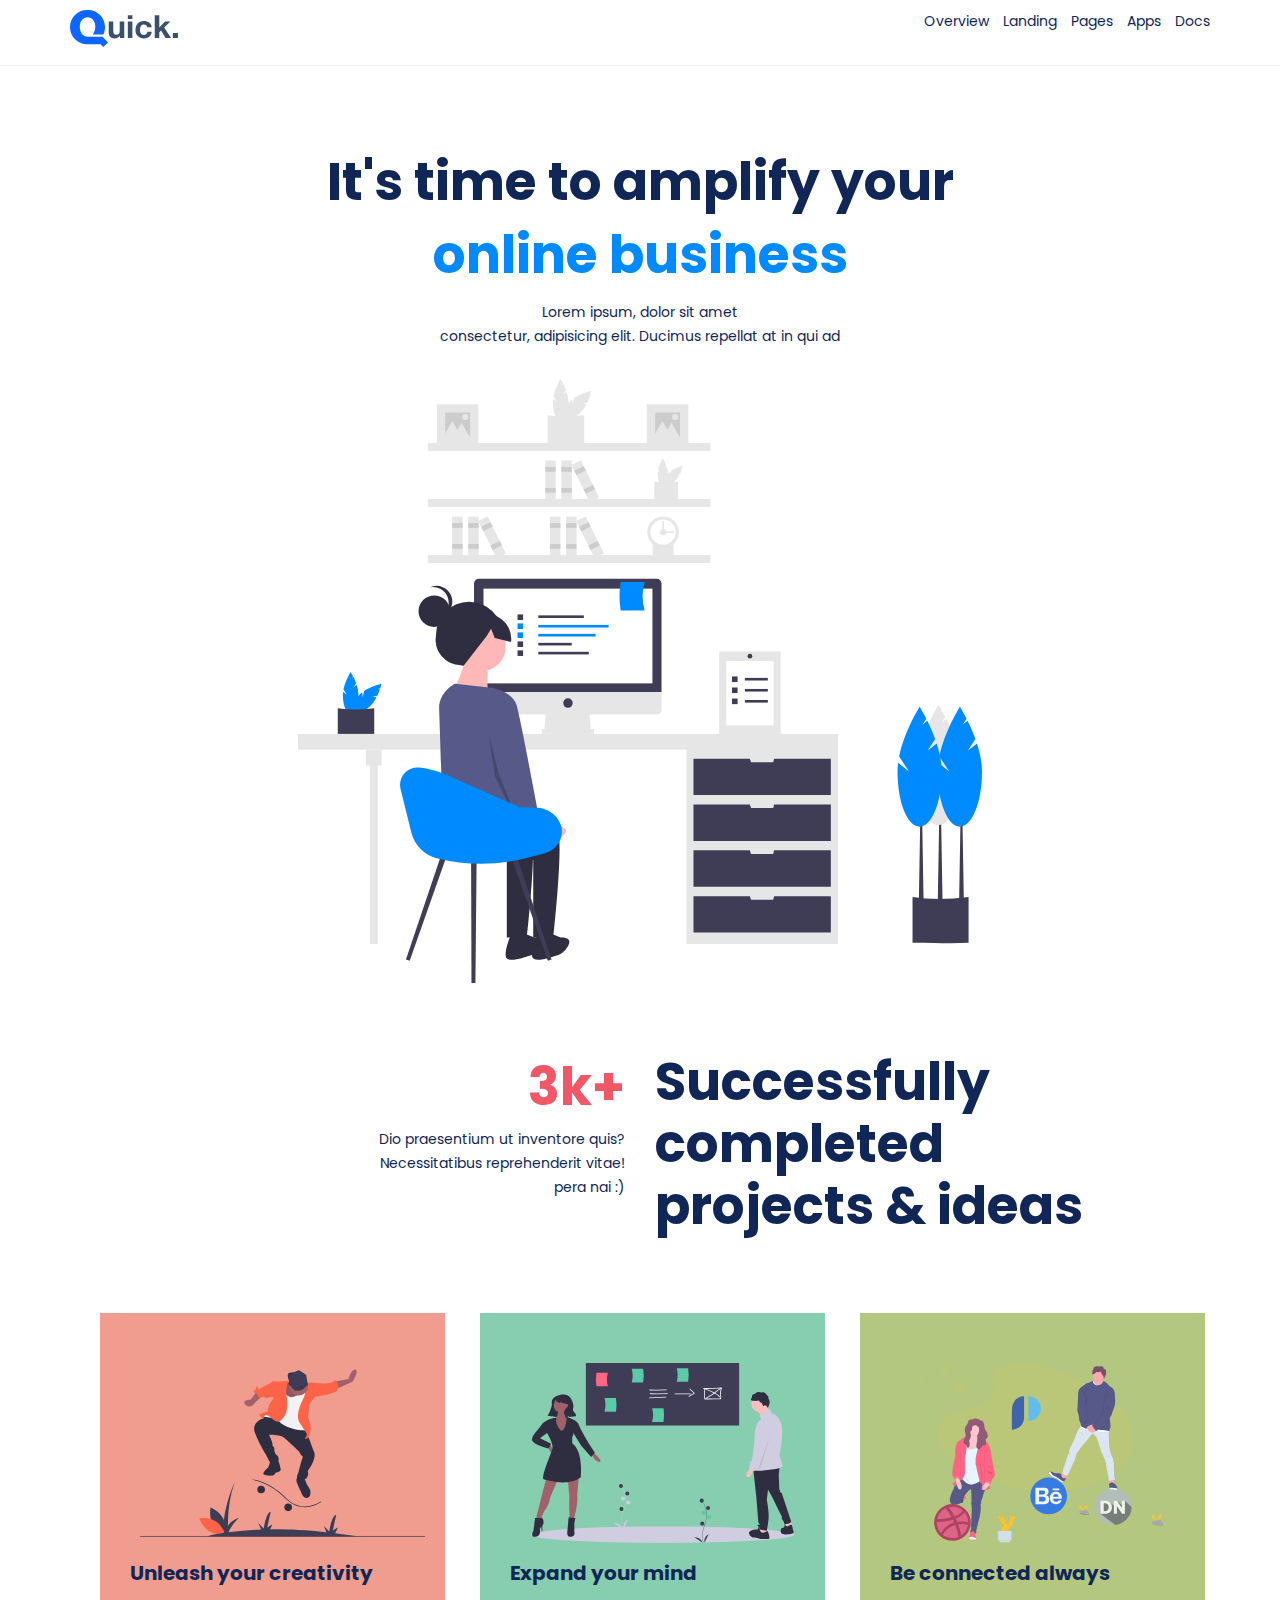
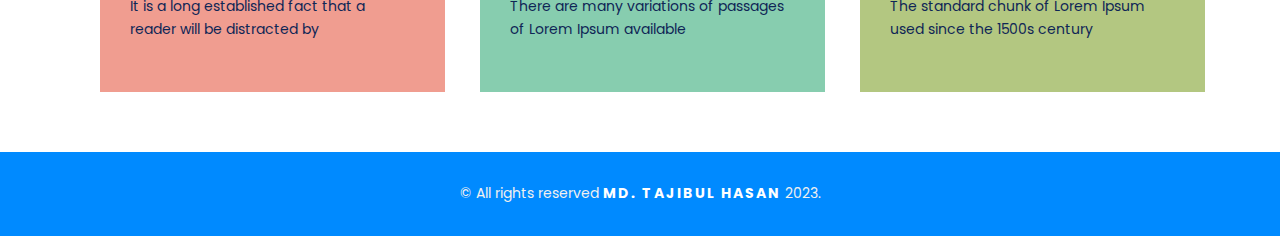
<file: index.html>
<!DOCTYPE html>
<html lang="en">
	<head>
		<meta charset="UTF-8">
		<meta name="viewport" content="width=device-width, initial-scale=1.0">
		<title>Quick | Home</title>
		<!-- style.css linking here -->
		<link rel="stylesheet" href="css/style.css">

		<!-- responsive.css linking here -->
		<link rel="stylesheet" href="css/responsive.css">


		<link href="https://fonts.googleapis.com/css2?family=Poppins:wght@100;200;300;400;500;600;700;800;900&display=swap" rel="stylesheet">
	</head>
	<body>
		<!-- start -->
		<header class="header">
			<div class="container">
				<div class="row">
					<div class="col-6">
						<a href="index.html" class="logo">
							<img src="images/dark.svg" alt="logo">
						</a>
					</div>
					<div class="col-6">
						<ul class="navbar">
							<li>
								<a href="index.html">overview</a>
							</li>
							<li>
								<a href="#">landing</a>
							</li>
							<li>
								<a href="#">pages</a>
							</li>
							<li>
								<a href="apps.html">apps</a>
							</li>
							<li>
								<a href="#">docs</a>
							</li>
						</ul>
					</div>
				</div>
			</div>
		</header>
		<!-- end -->
		<!-- start -->
		<section class="banner">
			<div class="container">
				<div class="row">
					<div class="col-12">
						<h1>It's time to amplify your<br> <span>online business</span></h1>
						<p>Lorem ipsum, dolor sit amet  <br>
						consectetur, adipisicing elit. Ducimus repellat at in qui ad </p>
						<img src="images/illustration-1.svg" alt="logo2" class="banner-img">
					</div>
				</div>
			</div>
		</section>
		<!-- end -->
		<!-- start -->
		<section class="successfull">
			<div class="container">
				<div class="row">
					<div class="col-6">
						<div class="left-box">
							<h1>3k+</h1>
							<p> Dio praesentium ut inventore quis? <br> Necessitatibus reprehenderit vitae! <br>pera nai :)</p>
						</div>
					</div>
					<div class="col-6">
						<div class="right-box">
							<h1>Successfully <br> completed <br>projects & ideas</h1>
						</div>
					</div>
				</div>
			</div>
		</section>
		<!-- end -->
		<!-- start -->
		<section class="features">
			<div class="container">
				<div class="row">
					<div class="col-4">
						<div class="inner-feature cl1">
							<img src="images/illustration-5.svg" alt="">
							<h4>Unleash your creativity</h4>
							<p>It is a long established fact that a reader will be distracted by </p>
						</div>
					</div>
					<div class="col-4">
						<div class="inner-feature cl2">
							<img src="images/illustration-6.svg" alt="">
							<h4>Expand your mind</h4>
							<p>There are many variations of passages of Lorem Ipsum available</p>
						</div>
					</div>
					<div class="col-4">
						<div class="inner-feature cl3">
							<img src="images/illustration-7.svg" alt="">
							<h4>Be connected always</h4>
							<p>The standard chunk of Lorem Ipsum used since the 1500s century</p>
						</div>
					</div>
					
				</div>
			</div>
		</section>
		<!-- end -->
		<footer class="footer">
			<div class="container">
				<div class="row">
					<div class="col-12">
						<p>&copy; All rights reserved <a href="#"> MD. Tajibul Hasan</a> 2023.</p>
					</div>
				</div>
			</div>
		</footer>
	</body>
</html>
</file>
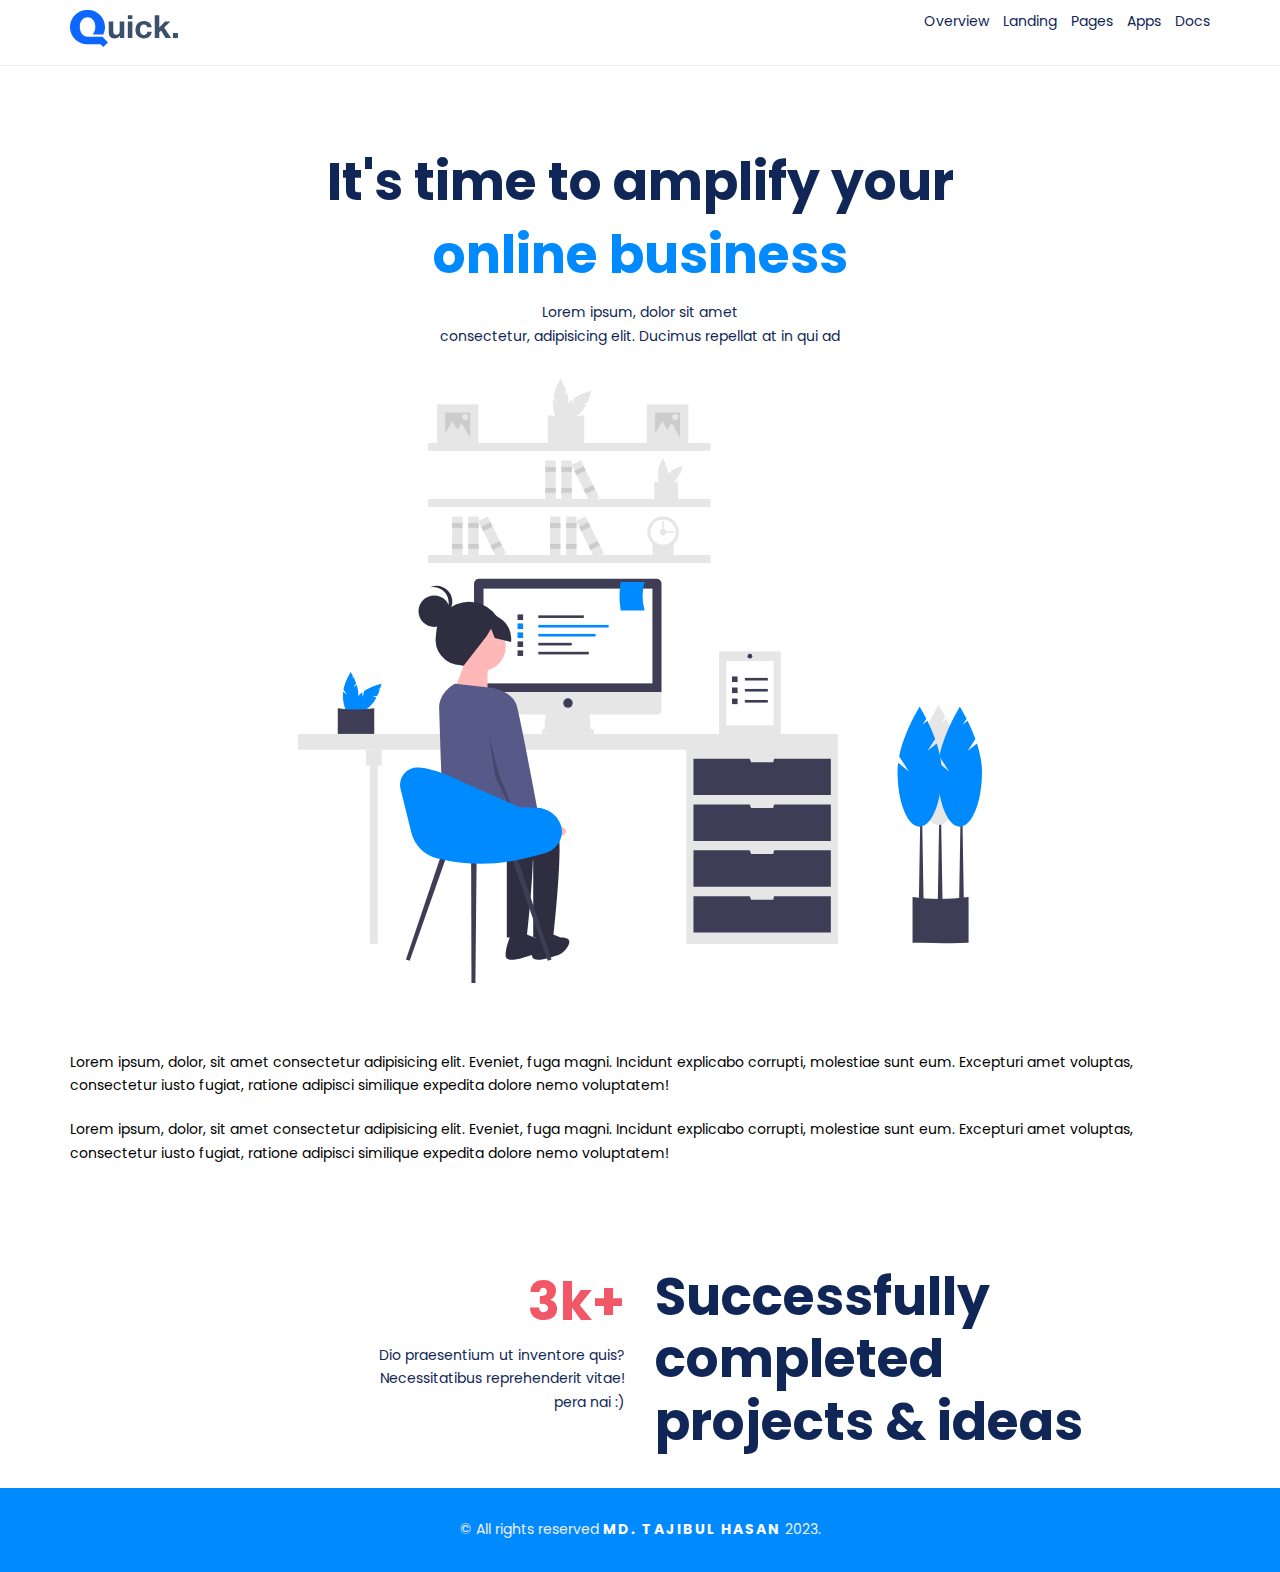
<file: apps.html>
<!DOCTYPE html>
<html lang="en">
	<head>
		<meta charset="UTF-8">
		<meta name="viewport" content="width=device-width, initial-scale=1.0">
		<title>Quick | Home</title>
		<!-- style.css linking here -->
		<link rel="stylesheet" href="css/style.css">

		<!-- responsive.css linking here -->
		<link rel="stylesheet" href="css/responsive.css">
		
		<link href="https://fonts.googleapis.com/css2?family=Poppins:wght@100;200;300;400;500;600;700;800;900&display=swap" rel="stylesheet">
	</head>
	<body>
		<!-- start -->
		<header class="header">
			<div class="container">
				<div class="row">
					<div class="col-6">
						<a href="index.html" class="logo">
							<img src="images/dark.svg" alt="logo">
						</a>
					</div>
					<div class="col-6">
						<ul class="navbar">
							<li>
								<a href="index.html">overview</a>
							</li>
							<li>
								<a href="#">landing</a>
							</li>
							<li>
								<a href="#">pages</a>
							</li>
							<li>
								<a href="apps.html">apps</a>
							</li>
							<li>
								<a href="#">docs</a>
							</li>
						</ul>
					</div>
				</div>
			</div>
		</header>
		<!-- end -->
		<!-- start -->
		<section class="banner">
			<div class="container">
				<div class="row">
					<div class="col-12">
						<h1>It's time to amplify your<br> <span>online business</span></h1>
						<p>Lorem ipsum, dolor sit amet  <br>
						consectetur, adipisicing elit. Ducimus repellat at in qui ad </p>
						<img src="images/illustration-1.svg" alt="logo2" class="banner-img">
					</div>
				</div>
			</div>
		</section>
		<!-- end -->
		<!-- start -->
		<section class="apps">
			<div class="container">
				<div class="row">
					<div class="col-12">
						<p>
							Lorem ipsum, dolor, sit amet consectetur adipisicing elit. Eveniet, fuga magni. Incidunt explicabo corrupti, molestiae sunt eum. Excepturi amet voluptas, consectetur iusto fugiat, ratione adipisci similique expedita dolore nemo voluptatem!
						</p>
						<p>
							<p>
								Lorem ipsum, dolor, sit amet consectetur adipisicing elit. Eveniet, fuga magni. Incidunt explicabo corrupti, molestiae sunt eum. Excepturi amet voluptas, consectetur iusto fugiat, ratione adipisci similique expedita dolore nemo voluptatem!
							</p>
						</p>
					</div>
				</div>
			</div>
		</section>
		<section class="successfull">
			<div class="container">
				<div class="row">
					<div class="col-6">
						<div class="left-box">
							<h1>3k+</h1>
							<p> Dio praesentium ut inventore quis? <br> Necessitatibus reprehenderit vitae! <br>pera nai :)</p>
						</div>
					</div>
					<div class="col-6">
						<div class="right-box">
							<h1>Successfully <br> completed <br>projects & ideas</h1>
						</div>
					</div>
				</div>
			</div>
		</section>
		<!-- end -->
		<!-- start -->
		
		<!-- end -->
		<footer class="footer">
			<div class="container">
				<div class="row">
					<div class="col-12">
						<p>&copy; All rights reserved <a href="#"> MD. Tajibul Hasan</a> 2023.</p>
					</div>
				</div>
			</div>
		</footer>
	</body>
</html>
</file>
<file: css/style.css>
*{
padding: 0px;
margin: 0px;
}
body{
font-family: 'Poppins', sans-serif;
font-size: 14px;
line-height: 1.7em;
}
h1, h2, h3, h4, h5, h6{
font-family: 'Poppins', sans-serif;
}
img{
max-width: 100%;
height: auto;
}
a, a:{
text-decoration: none;
}
/*global css start*/
.container{
width: 1140px;
margin: 0px auto;
}
.row{
width: 100%;
float: left;
}
.col-12{
width: 100%;
float: left;
}
.col-6{
width: 50%;
float: left;
}
.col-4{
width: 33.33%;
float: left;
}
/*global css end*/
.header{
width: 100%;
float: left;
padding: 10px 0px;
border-bottom: 1px solid #eee;
}
.header .navbar{
width: 100%;
display: block;
text-align: right;
}
.header .navbar li{
list-style: none;
display: inline-block;
}
.header .navbar li a{
font-size: 14px;
font-weight: 400;
text-transform: capitalize;
margin: 20px 0px 0px 10px;
color: #0F2656;
text-decoration: none;
transition: 0.5s;
}
.header .navbar li a:hover{
color: #008AFF;
}
.banner{
width: 100%;
float: left;
padding: 80px 0px 20px;
text-align: center;
}
.banner h1{
font-size: 52px;
line-height: 1.4em;
color: #0F2656;
font-weight: 700;
margin: 0px 0px 10px;
}
.banner h1 span{
color: #008AFF;
}
.banner p{
font-size: 14px;
line-height: 1.7em;
color: #0F2656;
font-weight: 400;
margin: 0px 0px 30px;
}
.banner .banner-img{
width: 60%;
}
.successfull{
width: 100%;
float: left;
padding: 40px 0px 30px;
}
.successfull .left-box{
width: 100%;
float: left;
text-align: right;
}
.successfull .left-box h1{
font-size: 52px;
line-height: 1.4em;
color: #F15767;
font-weight: 700;
margin: 0px 15px 5px 0px;
}
.successfull .left-box p{
font-size: 14px;
line-height: 1.7em;
color: #0F2656;
font-weight: 400;
margin: 0px 15px 5px 0px;
}
.successfull .right-box{
width: 100%;
float: left;
}
.successfull .right-box h1{
font-size: 52px;
line-height: 1.2em;
color: #0F2656;
font-weight: 700;
margin: 0px 0px 5px 15px;
}
.features{
width: 100%;
float: left;
padding: 40px 0px 60px 0px;
}
.features .inner-feature{
width: 75%;
margin: 0px 30px;
padding: 50px 30px;
}
.features .inner-feature img{
width: 100%;
height: 180px;
margin: 0px 10px 10px;
}
.features .inner-feature h4{
font-size: 20px;
line-height: 1.2em;
color: #0F2656;
font-weight: 700;
margin: 0px 0px 10px;
}
.features .inner-feature p{
font-size: 14px;
line-height: 1.7em;
color: #0F2656;
font-weight: 400;
}
.cl1{
background: #F09D90;
}
.cl2{
background: #87CDAF;
}
.cl3{
background: #B3C781;
}
/*apps pages css start*/
.apps{
width: 100%;
float: left;
padding: 40px 0px;
}
.apps p{
margin: 0px 0px 20px;
}
/*apps pages css end*/
.footer{
width: 100%;
float: left;
padding: 30px 0px;
background: #008AFF;
}
.footer p{
font-size: 14px;
line-height: 1.7em;
color: #f0f0f0;
font-weight: 400;
text-align: center;
}
.footer p a{
text-decoration: none;
font-weight: 700;
letter-spacing: 2px;
text-transform: uppercase;
color: #fff;
}
.footer p a:hover{
color: #B3DE65;
}
</file>
<file: css/responsive.css>
/*css media queries start*/
@media (min-width: 279px) and (max-width: 319px){
/*css start*/
/*css end*/
}
@media (min-width: 320px) and (max-width: 480px){
/*css start*/
.container{
width: 90%;
margin: 0px auto;
}
.row{
width: 100%;
float: left;
}
.col-12{
width: 100%;
float: left;
}
.col-6{
width: 100%;
float: left;
}
.col-4{
width: 100%;
float: left;
}
.logo{
width: 100%;
display: block;
text-align: center;
}
.header .navbar{
width: 100%;
display: block;
text-align: center;
}
.header .navbar li a{
font-size: 12px;
font-weight: 400;
text-transform: capitalize;
margin: 20px 0px 0px 10px;
color: #0F2656;
text-decoration: none;
transition: 0.5s;
}
.banner h1 {
font-size: 35px;
line-height: 1.2em;
color: #0F2656;
font-weight: 701;
margin: -20px 0px 9px;
}
.features{
width: 100%;
float: left;
padding: 1px 0px 31px 0px;
}
.features .inner-feature{
width: 75%;
margin: 15px 15px;
padding: 40px 30px;
}

.successfull .left-box{
	width: 100%;
float: left;
text-align: center;
}
.successfull .left-box h1{
	font-size: 45px;
line-height: 1.2em;
color: #F15767;
font-weight: 700;
margin: 0px 14px 5px 0px;
}
.successfull .left-box p{
	font-size: 13px;
line-height: 1.5em;
color: #0F2656;
font-weight: 400;
margin: 0px 17px 5px 0px;
}
.successfull .right-box h1{
	font-size: 35px;
line-height: 1.0em;
color: #0F2656;
font-weight: 700;
margin: 6px 0px 5px 30px;
}



/*css end*/
}





@media (min-width: 481px) and (max-width: 767px){
/*css start*/
/*css end*/
}







@media (min-width: 768px) and (max-width: 1024px){
/*css start*/
/*css end*/
}
/*css media queries end*/
</file>
